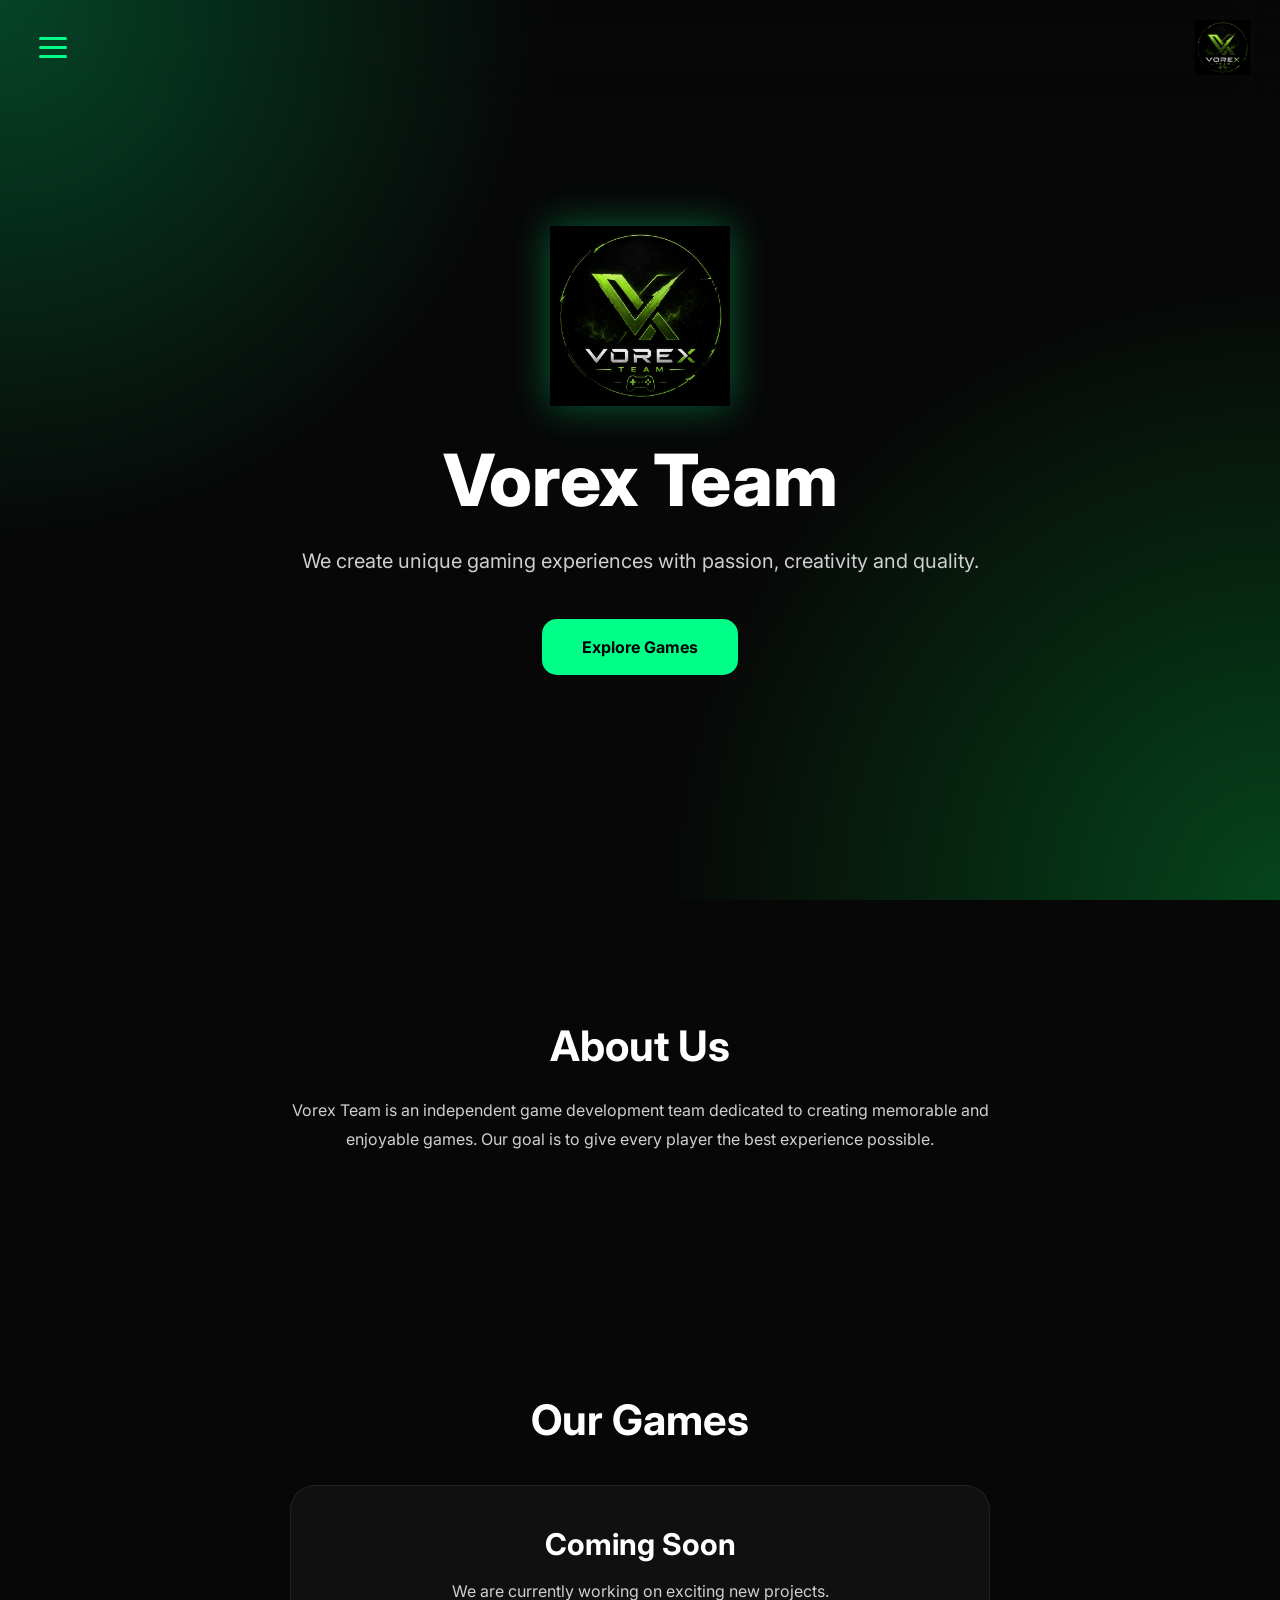
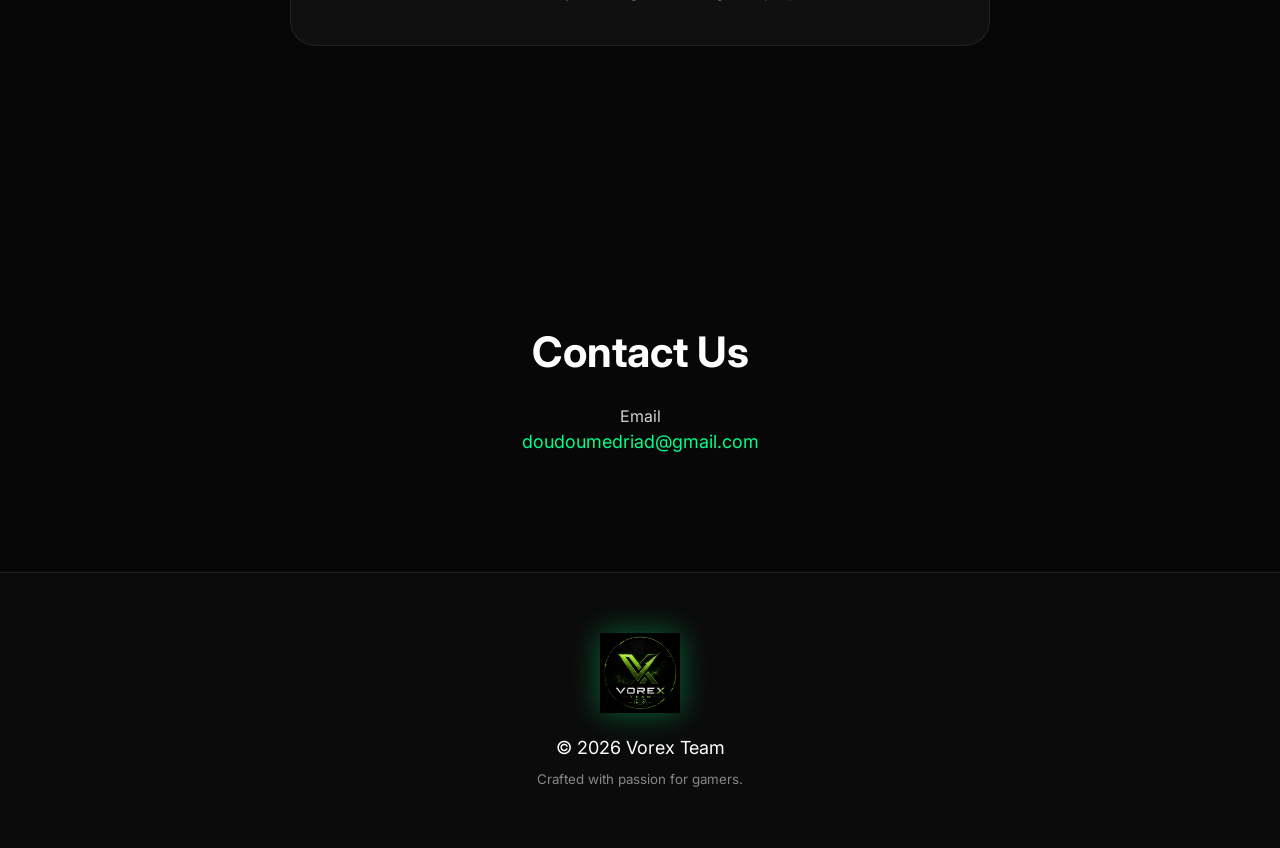
<file: index.html>
<!DOCTYPE html>
<html lang="en">

<head>

    <meta charset="UTF-8">

    <meta name="viewport" content="width=device-width, initial-scale=1.0">

    <meta name="description" content="Official website of Vorex Team">

    <meta name="theme-color" content="#00ff88">

    <title>Vorex Team</title>

    <link rel="icon" href="assets/logo.png">

    <link rel="stylesheet" href="style.css">

</head>

<body>

    <!-- Background -->

    <div class="background"></div>

    <!-- Overlay -->

    <div class="overlay"></div>

    <!-- Sidebar -->

    <aside class="sidebar">

        <div class="sidebar-logo">

            <img src="assets/logo.png" alt="Vorex Team Logo">

            <h2>Vorex Team</h2>

        </div>

        <nav>

            <a href="#home">Home</a>

            <a href="#about">About Us</a>

            <a href="#games">Games</a>

            <a href="#contact">Contact</a>

        </nav>

        <div class="social">

            <a href="https://www.instagram.com/vorex_team_official?igsh=MW8xcmZjejUwdmp1dg==" target="_blank">

                Instagram

            </a>

            <span>YouTube (Coming Soon)</span>

            <span>TikTok (Coming Soon)</span>

        </div>

    </aside>

    <!-- Header -->

    <header>

        <button class="menu-btn">

            <span></span>

            <span></span>

            <span></span>

        </button>

        <img src="assets/logo.png" class="header-logo" alt="Logo">

    </header>

    <!-- Hero -->

    <section id="home">

        <img src="assets/logo.png" class="hero-logo" alt="Logo">

        <h1>Vorex Team</h1>

        <p>

            We create unique gaming experiences with passion, creativity and quality.

        </p>

        <a href="#games" class="main-btn">

            Explore Games

        </a>

    </section>

    <!-- About -->

    <section id="about">

        <h2>About Us</h2>

        <p>

            Vorex Team is an independent game development team dedicated to creating memorable and enjoyable games.

            Our goal is to give every player the best experience possible.

        </p>

    </section>

    <!-- Games -->

    <section id="games">

        <h2>Our Games</h2>

        <div class="game-card">

            <h3>Coming Soon</h3>

            <p>

                We are currently working on exciting new projects.

            </p>

        </div>

    </section>

    <!-- Contact -->

    <section id="contact">

        <h2>Contact Us</h2>

        <p>Email</p>

        <a href="mailto:doudoumedriad@gmail.com">

            doudoumedriad@gmail.com

        </a>

    </section>

    <!-- Footer -->

    <footer>

        <img src="assets/logo.png" alt="Logo">

        <p>

            © 2026 Vorex Team

        </p>

        <small>

            Crafted with passion for gamers.

        </small>

    </footer>

    <script src="script.js"></script>

</body>

</html>
</file>
<file: style.css>
/* ==========================================
   Vorex Team Official Website
   Part 1
========================================== */

@import url('https://fonts.googleapis.com/css2?family=Inter:wght@300;400;500;600;700;800&display=swap');

/* =========================
   Reset
========================= */

*{
    margin:0;
    padding:0;
    box-sizing:border-box;
}

html{
    scroll-behavior:smooth;
}

body{

    font-family:"Inter",sans-serif;

    background:#070707;

    color:#ffffff;

    overflow-x:hidden;

}

/* =========================
   Background
========================= */

.background{

    position:fixed;

    inset:0;

    z-index:-10;

    background:
    radial-gradient(circle at top left,#00ff8840,transparent 35%),
    radial-gradient(circle at bottom right,#00ff5540,transparent 40%),
    #070707;

}

/* =========================
   Header
========================= */

header{

    position:fixed;

    top:0;

    left:0;

    width:100%;

    padding:20px 30px;

    display:flex;

    justify-content:space-between;

    align-items:center;

    background:transparent;

    transition:.35s;

    z-index:1000;

}

.header-logo{

    width:55px;

    user-select:none;

}

/* =========================
   Hamburger Button
========================= */

.menu-btn{

    width:45px;

    height:45px;

    border:none;

    background:none;

    cursor:pointer;

    display:flex;

    flex-direction:column;

    justify-content:center;

    align-items:center;

    gap:6px;

}

.menu-btn span{

    width:28px;

    height:3px;

    border-radius:20px;

    background:#00ff88;

    transition:.35s ease;

}

/* Hamburger Animation */

.menu-btn.active span:nth-child(1){

    transform:translateY(9px) rotate(45deg);

}

.menu-btn.active span:nth-child(2){

    opacity:0;

}

.menu-btn.active span:nth-child(3){

    transform:translateY(-9px) rotate(-45deg);

}

/* =========================
   Sidebar
========================= */

.sidebar{

    position:fixed;

    top:0;

    left:-320px;

    width:300px;

    height:100vh;

    background:#101010;

    border-right:1px solid rgba(255,255,255,.08);

    display:flex;

    flex-direction:column;

    padding:35px;

    transition:left .35s ease;

    z-index:9999;

}

.sidebar.active{

    left:0;

}

.sidebar-logo{

    text-align:center;

    margin-bottom:40px;

}

.sidebar-logo img{

    width:90px;

    margin-bottom:15px;

}

.sidebar-logo h2{

    font-size:28px;

}

.sidebar nav{

    display:flex;

    flex-direction:column;

    gap:18px;

}

.sidebar nav a{

    color:white;

    text-decoration:none;

    font-size:18px;

    transition:.3s;

}

.sidebar nav a:hover{

    color:#00ff88;

    transform:translateX(8px);

}

/* =========================
   Social
========================= */

.social{

    margin-top:auto;

    display:flex;

    flex-direction:column;

    gap:15px;

}

.social a{

    color:#00ff88;

    text-decoration:none;

    transition:.3s;

}

.social a:hover{

    transform:translateX(8px);

}

.social span{

    color:#888;

}

/* =========================
   Overlay
========================= */

.overlay{

    position:fixed;

    inset:0;

    background:rgba(0,0,0,.65);

    opacity:0;

    visibility:hidden;

    transition:.35s;

    z-index:9000;

}

.overlay.active{

    opacity:1;

    visibility:visible;

}
/* ==========================================
   Vorex Team Official Website
   Part 2
========================================== */

/* =========================
   Hero Section
========================= */

#home{

    min-height:100vh;

    display:flex;

    flex-direction:column;

    justify-content:center;

    align-items:center;

    text-align:center;

    padding:40px;

}

.hero-logo{

    width:180px;

    margin-bottom:30px;

    animation:float 5s ease-in-out infinite;

    filter:drop-shadow(0 0 20px rgba(0,255,136,.35));

}

#home h1{

    font-size:72px;

    font-weight:800;

    margin-bottom:20px;

}

#home p{

    max-width:700px;

    color:#cfcfcf;

    font-size:20px;

    line-height:1.8;

}

.main-btn{

    margin-top:40px;

    display:inline-block;

    padding:18px 40px;

    border-radius:15px;

    text-decoration:none;

    background:#00ff88;

    color:#000;

    font-weight:700;

    transition:.35s;

}

.main-btn:hover{

    transform:translateY(-6px);

    box-shadow:0 0 30px #00ff88;

}

/* =========================
   Sections
========================= */

section{

    padding:120px 10%;

}

section h2{

    font-size:42px;

    margin-bottom:25px;

    text-align:center;

}

section p{

    color:#d0d0d0;

    line-height:1.8;

}

/* =========================
   About
========================= */

#about{

    max-width:1000px;

    margin:auto;

    text-align:center;

}

/* =========================
   Games
========================= */

#games{

    text-align:center;

}

.game-card{

    max-width:700px;

    margin:40px auto;

    padding:40px;

    border-radius:25px;

    background:rgba(255,255,255,.04);

    border:1px solid rgba(255,255,255,.08);

    transition:.35s;

}

.game-card:hover{

    transform:translateY(-10px);

    border-color:#00ff88;

    box-shadow:0 0 25px rgba(0,255,136,.15);

}

.game-card h3{

    font-size:30px;

    margin-bottom:15px;

}

.game-card p{

    color:#cfcfcf;

}

/* =========================
   Contact
========================= */

#contact{

    text-align:center;

}

#contact a{

    color:#00ff88;

    text-decoration:none;

    font-size:18px;

    transition:.3s;

}

#contact a:hover{

    text-decoration:underline;

}
/* ==========================================
   Vorex Team Official Website
   Part 3
========================================== */

/* =========================
   Footer
========================= */

footer{

    padding:60px 30px;

    text-align:center;

    border-top:1px solid rgba(255,255,255,.08);

    background:rgba(255,255,255,.02);

}

footer img{

    width:80px;

    margin-bottom:20px;

    filter:drop-shadow(0 0 15px rgba(0,255,136,.35));

}

footer p{

    font-size:18px;

    margin-bottom:10px;

}

footer small{

    color:#888;

}

/* =========================
   Scroll Bar
========================= */

::-webkit-scrollbar{

    width:10px;

}

::-webkit-scrollbar-track{

    background:#0b0b0b;

}

::-webkit-scrollbar-thumb{

    background:#00ff88;

    border-radius:20px;

}

::-webkit-scrollbar-thumb:hover{

    background:#00d46f;

}

/* =========================
   Text Selection
========================= */

::selection{

    background:#00ff88;

    color:#000;

}

/* =========================
   Animations
========================= */

@keyframes float{

    0%{

        transform:translateY(0);

    }

    50%{

        transform:translateY(-15px);

    }

    100%{

        transform:translateY(0);

    }

}

@keyframes fadeUp{

    from{

        opacity:0;

        transform:translateY(40px);

    }

    to{

        opacity:1;

        transform:translateY(0);

    }

}

/* =========================
   Hover Effects
========================= */

a,
button{

    transition:.3s ease;

}

img{

    user-select:none;

    -webkit-user-drag:none;

}

.hero-logo:hover{

    transform:scale(1.05);

    transition:.3s;

}

.header-logo:hover{

    transform:rotate(10deg);

    transition:.3s;

}

/* =========================
   Responsive
========================= */

@media(max-width:900px){

    section{

        padding:90px 30px;

    }

    #home h1{

        font-size:52px;

    }

    #home p{

        font-size:18px;

    }

    .hero-logo{

        width:150px;

    }

}

@media(max-width:768px){

    .sidebar{

        width:260px;

        left:-260px;

    }

    .header-logo{

        width:45px;

    }

    .menu-btn{

        width:42px;

        height:42px;

    }

    section h2{

        font-size:34px;

    }

}

@media(max-width:500px){

    #home{

        padding:25px;

    }

    #home h1{

        font-size:40px;

    }

    #home p{

        font-size:16px;

    }

    .hero-logo{

        width:120px;

    }

    .main-btn{

        width:100%;

        max-width:260px;

        text-align:center;

    }

    footer img{

        width:65px;

    }

}

/* =========================
   End Of File
========================= */
</file>
